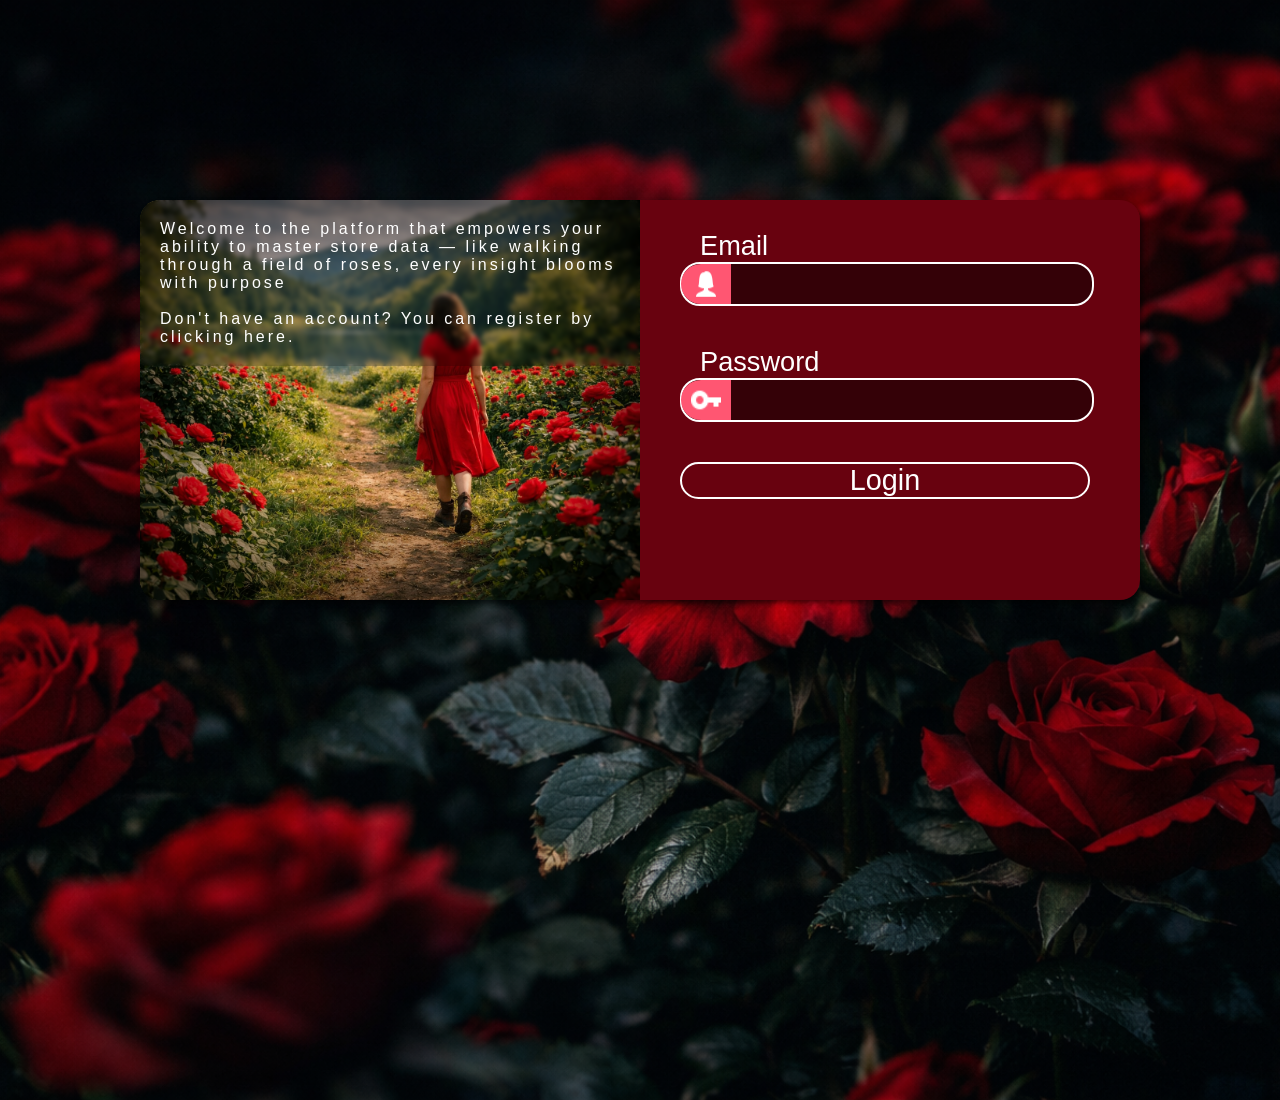
<file: src/frontend/choices/index.html>
<!DOCTYPE html>
<html lang="en">
<head>
    <meta charset="UTF-8">
    <meta name="viewport" content="width=device-width, initial-scale=1.0">
    <link href = "style.css" rel = "stylesheet">
    <link href = "../general/style.css" rel = "stylesheet">
    <link href = "../general/header.css" rel = "stylesheet">
    <title>Choices SF64</title>
</head>
<body>
    <section id = "modal-cont">
        <div id = "close"></div>
        <form id = "new-store-form" method = "post">
            <label>Company name</label>
            <br>
            <input type = "text" name = "company" id = "icompany">
            <input type = "submit" name = "create-store" id = 'icreate' value = "CREATE">
            <p id = "err-msg"></p>
        </form>
    </section>
    <header>
        <div id = "logo-space">
            <div id = "logo">
            </div>
            <div id = "title">
                <h1>STORE FLOW 64</h1>
            </div>
        </div>
        <div id = "access-contact">
            <div id = "github" onclick = "go_to('https://github.com/ErickDevPereira/Store-Flow-64')">
                <div id = "github-simbol">
                </div>
                <p>source code</p>
            </div>
            <div id = "ld"  onclick = "go_to('https://www.linkedin.com/in/erick-dev-pereira/')">
                <div id = "ld-simbol">
                </div>
                <p>my Linkedin</p>
            </div>
    </header>
    <main>
        <div id = "btf-img">
            <div id = "presentation">
                <h1>Let the data drive your business</h1>
            </div>
        </div>
        <section id = "stores-place">
            <div class = "store" id = "adder">
                <h2>add a new store</h2>
                <div id = "shop-img"></div>
            </div>
        </section>
    </main>
    <!--If the .js file has import or export, I should use type = "module", otherwise, I don't need it-->
    <script src = "listenner.js" type = "module"></script>
    <script src = "start_script.js" type = "module"></script>
    <script src = "../general/utils.js" type = "module"></script>
</body>
</html>
</file>
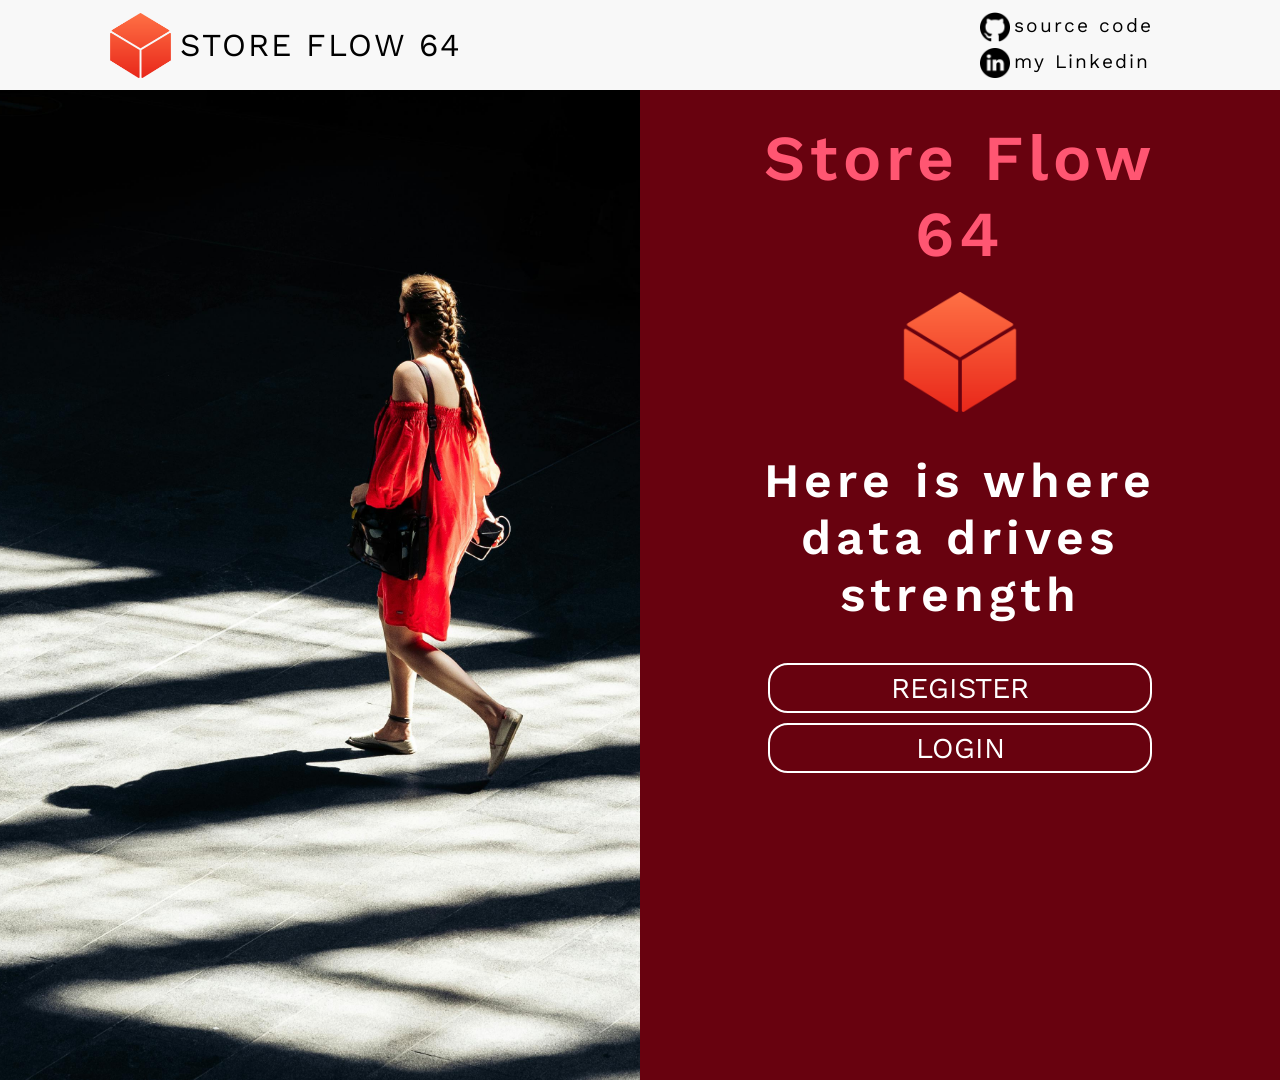
<file: src/frontend/home/index.html>
<!DOCTYPE html>
<html lang="en">
<head>
    <meta charset="UTF-8">
    <meta name="viewport" content="width=device-width, initial-scale=1.0">
    <title>Home SF64</title>
    <link href = "../general/style.css" rel = "stylesheet">
    <link href = "style.css" rel = "stylesheet">
    <link href = "../general/header.css" rel = "stylesheet">
    <style>
        @import url('https://fonts.googleapis.com/css2?family=Work+Sans:ital,wght@0,100..900;1,100..900&display=swap');
    </style>
</head>
<body onresize = "correctTogleMenuBug()">
    <header>
        <div id = "logo-space">
            <div id = "logo">
            </div>
            <div id = "title">
                <h1>STORE FLOW 64</h1>
            </div>
        </div>
        <div id = "access-contact">
            <div id = "github" onclick = "go_to('https://github.com/ErickDevPereira/Store-Flow-64')">
                <div id = "github-simbol">
                </div>
                <p>source code</p>
            </div>
            <div id = "ld"  onclick = "go_to('https://www.linkedin.com/in/erick-dev-pereira/')">
                <div id = "ld-simbol">
                </div>
                <p>my Linkedin</p>
            </div>
    </header>
    <main>
        <section id = "first_contact">
            <div id = "as_bcgrd">
            </div>
            <section id = "forms_area">
                <div id = "welcome_msg">
                    Store Flow 64
                </div>
                <div id = "big_logo" class = "size_logo">
                </div>
                <div id = "msg">
                    Here is where data drives strength
                </div>
                <div id = "but-container">
                    <button id = "i_reg" class = "but but_col_effect" onclick = "go_to('../register/index.html')">REGISTER</button>
                    <br>
                    <button id = "i_log" class = "but but_col_effect" onclick = "go_to('../login/index.html')">LOGIN</button>
                </div>
            </section>
        </section>
    </main>
    <script src = "interaction.js">
    </script>
    <script src = "../general/utils.js" type = "module">
    </script>
</body>
</html>
</file>
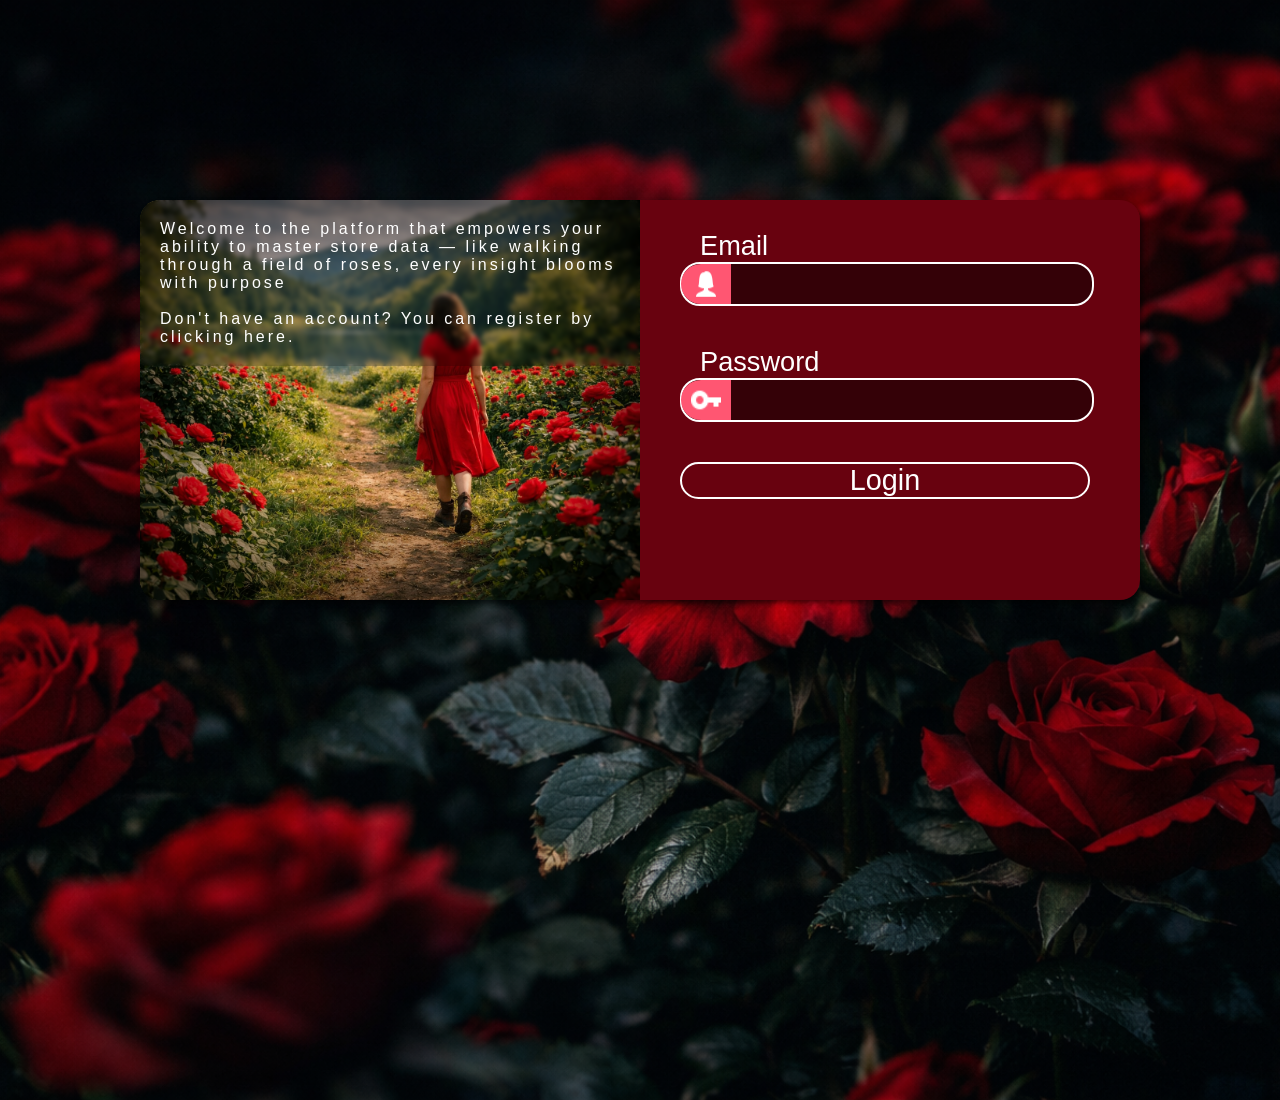
<file: src/frontend/login/index.html>
<!DOCTYPE html>
<html lang="en">
<head>
    <meta charset="UTF-8">
    <meta name="viewport" content="width=device-width, initial-scale=1.0">
    <title>Login SF64</title>
    <link href = "../general/style.css" rel = "stylesheet">
    <link href = "style.css" rel = "stylesheet">
</head>
<body>
    <main>
        <section id = "ilustration">
            <p>Welcome to the platform that empowers your ability to master store data — like walking through a field of roses, every insight blooms with purpose
            <br><br>
            Don't have an account? You can register by <a href = "../register/index.html" target = "_blank" class = "simple-anchor">clicking here</a>.
            </p>
        </section>
        <section id = "login">
            <form style = "width: 100%;" method = "POST">
                <div class = "login-field">
                    <label for = "iemail">Email</label>
                    <div id="email">
                        <input type = "email" id = "iemail" name = "nemail">
                        <div class="login-img" id = "user">
                        </div>
                    </div>
                </div>
                <div class = "login-field">
                    <label for = "ipw">Password</label>
                    <div id="pw">
                        <input type = "password" id = "ipw" name = "password" required>
                        <div class="login-img" id = "key">
                        </div>
                    </div>
                </div>
                <input type = "submit" value = "Login" class = "but_col_effect" id = "login-but" required>
            </form>
            <div id = "err-msg" style = "display: none;">
                <h1>Attention:</h1>
                <p></p>
            </div>
        </section>
    </main>
    <script src = "listener.js" type = "module">
    </script>
</body>
</html>
</file>
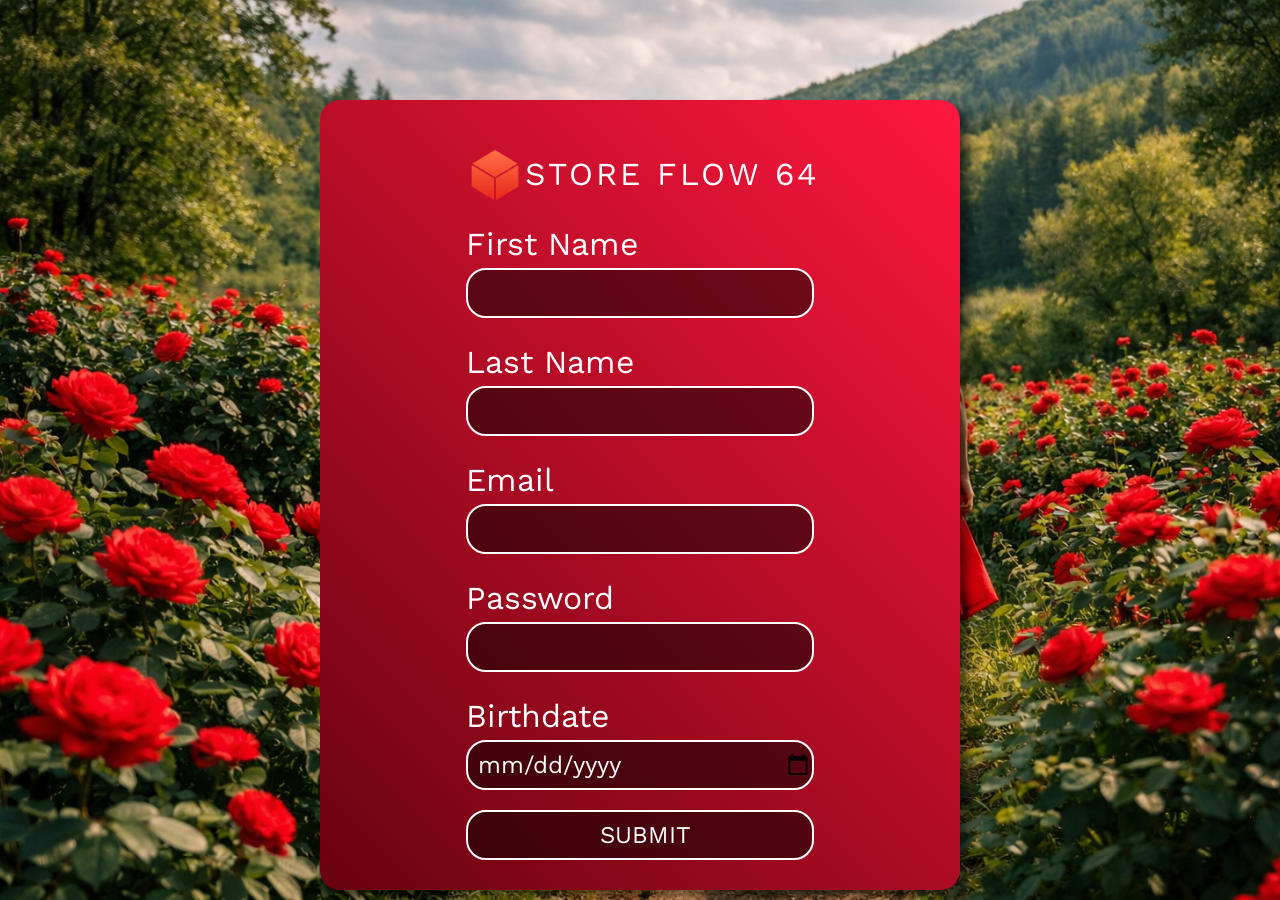
<file: src/frontend/register/index.html>
<!DOCTYPE html>
<html lang="en">
<head>
    <meta charset="UTF-8">
    <meta name="viewport" content="width=device-width, initial-scale=1.0">
    <title>Register SF64</title>
    <link href = "../general/style.css" rel = "stylesheet">
    <link href = "style.css" rel = "stylesheet">
    <link href="https://cdn.jsdelivr.net/npm/bootstrap@5.3.8/dist/css/bootstrap.min.css" rel="stylesheet" integrity="sha384-sRIl4kxILFvY47J16cr9ZwB07vP4J8+LH7qKQnuqkuIAvNWLzeN8tE5YBujZqJLB" crossorigin="anonymous">
    <script src="https://cdn.jsdelivr.net/npm/bootstrap@5.3.8/dist/js/bootstrap.bundle.min.js" integrity="sha384-FKyoEForCGlyvwx9Hj09JcYn3nv7wiPVlz7YYwJrWVcXK/BmnVDxM+D2scQbITxI" crossorigin="anonymous"></script>
    <style>
        @import url('https://fonts.googleapis.com/css2?family=Work+Sans:ital,wght@0,100..900;1,100..900&display=swap');
    </style>
</head>
<body>
    <main id = "reg_region" class = "dim_togler">
        <div id = "logo-container">
            <div id = "logo">
            </div>
            <div id = "title-conts">
                <a href = "../home/index.html" class="simple-anchor">STORE FLOW 64</a>
            </div>
        </div>
        <form>
            <div class = "field">
                <label for = "ifname">First Name</label>
                <br>
                <input type = "text" id = "ifname" name = "fname" required>
            </div>
            <div class = "field pos_field">
                <label for = "ilname">Last Name</label>
                <br>
                <input type = "text" id = "ilname" name = "lname" required>
            </div>
            <div class = "field pos_field">
                <label for = "iemail">Email</label>
                <br>
                <input type = "email" id = "iemail" name = "email" required>
            </div>
            <div class = "field pos_field">
                <label for = "ipw">Password</label>
                <br>
                <input type = "password" id = "ipw" name = "pw" required>
            </div>
            <div class = "field pos_field">
                <label for = "ibtd">Birthdate</label>
                <br>
                <input type = "date" id = "ibtd" name = "btd" required>
            </div>
            <div class = "field pos_field">
                <input type = "submit" class = "but_col_effect" value = "SUBMIT">
            </div>
        </form>
        <div style="display: none;" class="alert alert-warning alert-dismissible fade show" role="alert" id = "fading-msg">
            <strong style = 'color: rgb(0, 0, 0)'>Attention:</strong><p></p>
        </div>
    </main>
    <script src = "listener.js" type="module">
    </script>
</body>
</html>
</file>
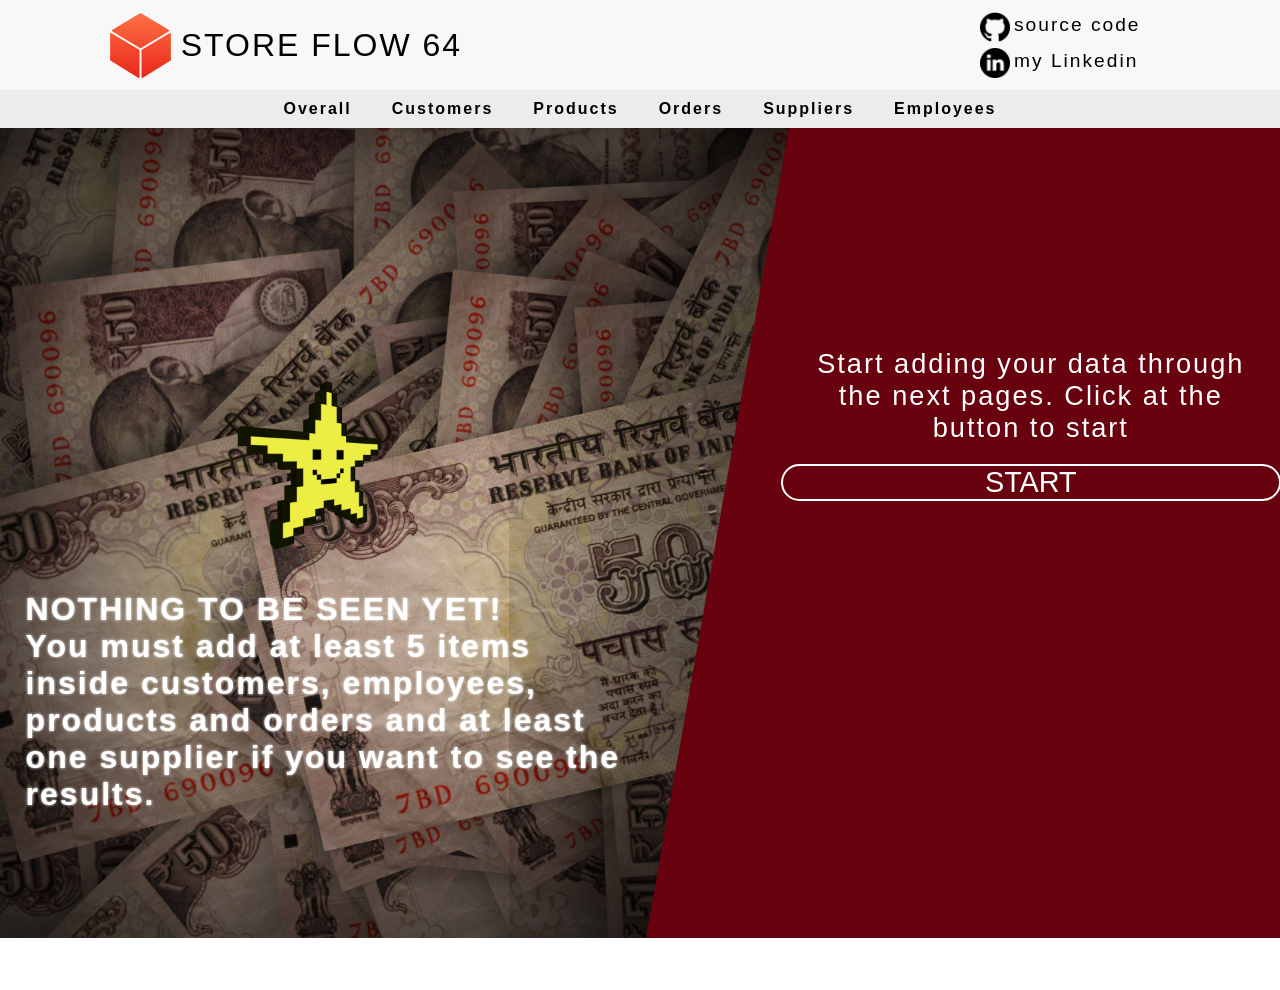
<file: src/frontend/inner_pages/overall/index.html>
<!DOCTYPE html>
<html lang="en">
<head>
    <meta charset="UTF-8">
    <meta name="viewport" content="width=device-width, initial-scale=1.0">
    <title>Store Flow 64</title>
    <link href = "../../general/header.css" rel = "stylesheet">
    <link href = "../../general/style.css" rel = "stylesheet">
    <link href = "../hamburguer-code/style.css" rel = "stylesheet">
    <link href = "../standard_starting_model/style.css" rel = "stylesheet">
    <style>
        @media (max-width: 720px) {
            #side-info {
                top: 400px !important;
            }
        }
    </style>
</head>
<body onresize = "correctDisplayBug()">
    <header>
        <div id = "logo-space">
            <div id = "logo">
            </div>
            <div id = "title">
                <h1>STORE FLOW 64</h1>
            </div>
        </div>
        <div id = "access-contact">
            <div id = "github" onclick = "go_to('https://github.com/ErickDevPereira/Store-Flow-64')">
                <div id = "github-simbol">
                </div>
                <p>source code</p>
            </div>
            <div id = "ld"  onclick = "go_to('https://www.linkedin.com/in/erick-dev-pereira/')">
                <div id = "ld-simbol">
                </div>
                <p>my Linkedin</p>
            </div>
        </div>
    </header>
    <nav class = "adjust_with_header hamburguer_container">
        <div id = "hamb-but" onclick = "viewOpt()">
        </div>
        <ul id = "hamburguer-opt">
            <li onclick = "transportWithData('./index.html')"><a href = "#">Overall</a></li>
            <li onclick = "transportWithData('../customers/index.html')"><a href = "#">Customers</a></li>
            <li onclick = "transportWithData('../products/index.html')"><a href = "#">Products</a></li>
            <li onclick = "transportWithData('../orders/index.html')"><a href = "#">Orders</a></li>
            <li onclick = "transportWithData('../suppliers/index.html')"><a href = "#">Suppliers</a></li>
            <li onclick = "transportWithData('../employees/index.html')"><a href = "#">Employees</a></li>
        </ul>
    </nav>
    <main id = "not-full-data">
        <section id = "support">
            <div id = "gif">
            </div>
            <div id = 'support-txt'>
                <p>
                    NOTHING TO BE SEEN YET!
                    <br>
                    You must add at least 5 items inside customers, employees, products and orders and at least one supplier if you want to see the results.
                </p>
            </div>
        </section>
        <section id = "side_section">
        </section>
        <div id="side-info">
            <p>
                Start adding your data through the next pages. Click at the button to start
            </p>
            <button id = "iadd" class = "but but_col_effect" onclick = "transportWithData('../products/index.html')">START</button>
        </div>
    </main>
    <script src = "../../general/utils.js" type = "module"></script>
    <script src = "../standard_starting_model/start_script.js" type = "module"></script>
    <script src = "../hamburguer-code/interact.js"></script>
</body>
</html>
</file>
<file: src/frontend/choices/style.css>
section#modal-cont {
    position: fixed;
    width: 500px;
    height: 400px;
    background-color: rgb(245, 245, 245);
    top: 50%;
    left: 50%;
    z-index: 1000;
    transform: translateX(-50%) translateY(-50%);
    border-radius: 20px;
    display: none;
}

#err-msg {
    text-align: center;
    padding: 5px;
    font-size: 1.5em;
    color: var(--red_col);
    font-weight: bold;
}

main {
    transition: filter 0.3s linear;
    background-color: rgb(230, 230, 230);
}

section#modal-cont #close {
    position: absolute;
    top: 18px;
    right: 18px;
    background-image: url('../imgs/cross.png');
    width: 20px;
    height: 20px;
    background-position: center;
    background-size: 100% 100%;
    opacity: 0.6;
    cursor: pointer;
}

section#modal-cont #close:hover {
    opacity: 1.0;
}

div#btf-img {
    position: relative;
    width: 100%;
    height: 200px;
    background-position: bottom;
    background-repeat: no-repeat;
    background-size: cover;
    background-image: url("../imgs/top-background.png");
}

div#presentation {
    position: absolute;
    width: 100%;
    background-color: #ff656541;
    backdrop-filter: blur(5px);
    padding-top: 10px;
    padding-bottom: 10px;
    bottom: 0px;
}

div#presentation h1 {
    color: white;
    letter-spacing: 2px;
    text-align: center;
    text-shadow: 0px 0px 4px white;
}

.pattern-background {
    background-color: rgb(150, 150, 150);
}

section {
    margin: auto;
}

#new-store-form {
    width: 300px;
    margin: auto;
    margin-top: 100px;
}

#new-store-form > input[type="text"] {
    width: 300px;
    height: 50px;
    border-radius: 10px;
    border-style: solid;
    border-color: gray;
    font-size: 1.7em;
    padding-left: 10px;
    margin-top: 15px;
}

#new-store-form > input[type="submit"] {
    background-color: #31ff9f;
    width: 100px;
    height: 50px;
    border-radius: 10px;
    border-style: solid;
    border-color: gray;
    font-size: 1.3em;
    cursor: pointer;
    margin-top: 15px;
    margin-left: 35%;
    transition: background-color 0.5s;
}

#new-store-form > input[type="submit"]:hover {
    background-color: #00f080;
}

#new-store-form label {
    font-size: 1.5em;
    padding-left: 60px;
}

section#stores-place {
    margin-top: 20px;
    width: 90%;
    min-height: 80vh;
    display: grid;
    grid-template-columns: 1fr 1fr 1fr 1fr 1fr;
    gap: 10px;
}

.store {
    width: 300px;
    height: 300px;
    background-image: linear-gradient(45deg, #c72727, var(--red_col));
    border-radius: 10px;
    box-shadow: 2px 2px 5px rgba(0, 0, 0, 0.219);
    cursor: pointer;
    transition: transform 1.0s, background-image 1.0s, width 1.0s, height 1.0s;
    color: white;
    padding: 20px;
}

.store p {
    padding: 5px;
    font-size: 1.1em;
}

.store h2 {
    padding: 5px;
    font-size: 1.6em;
}

.store hr {
    border-color: white;
    border-style: solid;
}

.store:hover {
    width: 250px;
    height: 250px;
    transform: translateX(30px) translateY(30px);
    background-image: linear-gradient(45deg, var(--red_col), #c72727);
}

#adder #shop-img {
    position: absolute;
    background-image: url("../imgs/shopping-cart.png");
    background-position: center;
    width:150px;
    height: 150px;
    background-size: 100% 100%;
    top: 50%;
    left: 50%;
    transform: translateX(-50%) translateY(-40%);
}

#adder h2 {
    text-align: center;
    padding: 20px;
    color: black;
    font-weight: bold;
}

#adder {
    position: relative;
    background-image: linear-gradient(45deg, #31ff9f, rgb(0, 206, 0));
}

#adder:hover {
    width: 250px;
    height: 250px;
    transform: translateX(30px) translateY(30px);
    background-image: linear-gradient(45deg,  rgb(0, 206, 0), #31ff9f);
}

@media (max-width: 1700px) {
    section#stores-place {
    grid-template-columns: 1fr 1fr 1fr 1fr;
    }
}

@media (max-width: 1420px) {
    section#stores-place {
    grid-template-columns: 1fr 1fr 1fr;
    }
}

@media (max-width: 1100px) {
    section#stores-place {
    grid-template-columns: 1fr 1fr;
    }
    
}

@media (max-width: 720px) {

    div#presentation h1 {
        font-size: 1.5em;
    }

    section#stores-place {
        width: 100%;
        grid-template-columns: 1fr;
    }

    .store {
        width: 80%;
        margin: auto;
    }

    .store:hover {
        width: 70%;
        height: 250px;
        transform: translateX(0px) translateY(0px);
    }

    #adder {
        width: 80%;
        margin: auto;
    }

    #adder:hover {
        width: 70%;
        transform: translateX(0px) translateY(0px);
        background-image: linear-gradient(45deg,  rgb(0, 206, 0), #31ff9f);
    }

}

@media (max-width: 520px) {
    section#modal-cont {
    width: 100%;
    border-radius: 0px;
    }

    #new-store-form > input[type="text"] {
    width: 250px;
    border-radius: 5px;
    margin-left: 5%;
    }
}
</file>
<file: src/frontend/general/style.css>
:root {
    --dark_col: #030303;
    --dark_red_col: #68020F;
    --red_col: #ff5672;
    --light_color: #F8F8F8;
    --half_transparent_col: rgba(0, 0, 0, 0.5);
}

div#fading-msg {
    background-color: rgb(136,231,136);
    margin-top: 20px;
    margin-bottom: 20px;
    border-color: rgb(74, 187, 74);
} /*The fading-msg id will be present in multiple .html files and they share the same visual affects for this box*/

div#fading-msg p {
    color: rgb(0, 83, 0);
}

body {
    min-height: 100vh;
}

* {
    margin: 0px;
    padding: 0px;
    font-family: "Work Sans", sans-serif;
    font-weight: 400;
}

.but_col_effect {
    border-radius: 20px 20px 20px 20px;
    transition: background-color 1.0s;
    font-size: 1.8em;
    color: white;
    background-color: var(--dark_red_col);
    border-style: solid;
    border-color: white;
    border-width: 2px;
}

.but_col_effect:hover {
    cursor: pointer;
    background-color: var(--red_col);
    border-color: var(--red_col);
    box-shadow: 2px 2px 5px rgba(0, 0, 0, 0.5);
}

a.simple-anchor {
    text-decoration: none;
    color:white;
}
</file>
<file: src/frontend/general/header.css>
main {
    width: 100%;
    margin-top: 80px;
}

.adjust_with_header {
    margin-top: 90px;
}

header {
    z-index: 999;
    position: fixed;
    top: 0px;
    display: flex;
    flex-direction: row;
    justify-content: space-between;
    align-items: center;
    height: 90px; /*Same as the margin-top of the adjust_with_header*/
    width: 100%;
    background-color: #F8F8F8;
}

div#logo-space {
    height: 100%;
    display: flex;
    flex-direction: row;
    justify-content: space-evenly;
    align-items: center;
    width: 370px;
    margin-left: 100px;
    letter-spacing: 2px;
}

div#logo {
    background-image: url("../imgs/cube.png");
    background-position: center;
    background-size: 100% 100%;
    width: 65px;
    height: 65px;
}

div#access-contact {
    display:flex;
    margin-right: 100px;
    width: 200px;
    flex-direction: column;
    justify-content: space-evenly;
    height: 80px;
}

div#access-contact p {
    transform: translateX(4px) translateY(2px);
    font-size: 1.2em;
    letter-spacing: 2px;
}

div#access-contact > div {
    display: flex;
    flex-direction: row;
    cursor: pointer;
}

div#github-simbol {
    background-image: url("../imgs/github.png");
    background-position: center;
    background-size: 100% 100%;
    width: 30px;
    height: 30px;
}

div#ld-simbol {
    background-image: url("../imgs/ld.png");
    background-position: center;
    background-size: 100% 100%;
    width: 30px;
    height: 30px;
}

@media (max-width: 780px) {

    .adjust_with_header {
        margin-top: 0px;
    }

    header {
        position: static;
        top: 0px;
        display: block;
        height: 60px;
        width: 100%;
        background-color: #F8F8F8;
    }

    div#logo-space {
        height: 100%;
        display: flex;
        flex-direction: row;
        justify-content: space-between;
        align-items: center;
        width: 300px;
        margin: auto;
    }

    div#logo-space h1 {
        font-size: 1.7em;
    }

    div#logo {
        background-image: url("../imgs/cube.png");
        background-position: center;
        background-size: 100% 100%;
        width: 45px;
        height: 45px;
    }

    div#access-contact {
        display:none;
    }

    main {
        margin-top: 0px;
    }
}
</file>
<file: src/frontend/home/style.css>
div.menu-togler {
    display: none;
}

div#big_logo {
    background-image: url("../imgs/cube.png");
    background-position: center;
    background-size: 100% 100%;
    margin: auto;
    margin-top: 20px;
}

div#hamburger-but {
    width: 100%;
    height: 50px;
    background-image: url("../imgs/menu.png");
    background-size: 30px 30px;
    background-repeat: no-repeat;
    background-position: center;
}

div#hamburger-but:hover {
    background-color: #ebebeb;
    cursor: pointer;
}

div#title-conts {
    float: right;
    font-size: 2.3em;
}

div#msg {
    color: white;
}

div#but-container {
    width: 60%;
    margin: auto;
    margin-top: 30px;
}

button.but {
    height: 50px;
    width: 100%;
    margin-top: 10px;
}

@media (max-width: 429px) {

    header nav > ul > li > a {
        margin-left: 40%;
    }

    header nav > ul > li:hover {
        background-color: #ebebeb;
        cursor: pointer;
    }

    div#logo-container {
        padding-top: 20px;
        padding-left: 10px;
        letter-spacing: 3px;
        width: 300px;
        height: 50px;
        margin: auto;
    }

    div#title-conts {
        float: right;
        font-size: 1.5em;
    }

    header nav > ul {
        display: none;
    }

    div.menu-togler {
        display: block;
    }

    section#first_contact {
        width: 100%;
        height: 900px;
    }

    div#as_bcgrd {
        display: none;
    }

    section#forms_area {
        height: 100%;
        width: 100%;
        background-color: var(--dark_red_col);
    }

    div.size_logo {
        width: 80px;
        height: 80px;
    }

    div#welcome_msg {
        color: var(--red_col);
        width: 90%;
        margin: auto;
        padding-top: 40px;
        font-size: 2.5em;
        text-align: center;
        font-weight: 600;
        letter-spacing: 5px;
    }

    div#msg {
        color: white;
        width: 90%;
        margin: auto;
        padding-top: 40px;
        font-size: 1.5em;
        text-align: center;
        font-weight: 600;
        letter-spacing: 5px;
    }
}

@media (max-width: 1000px) and (min-width: 430px) {

    div#logo-container {
        padding-top: 20px;
        padding-left: 30px;
        letter-spacing: 3px;
        width: 400px;
        height: 70px;
        float: none;
    }

    div#as_bcgrd {
        width: 30%;
        height: 100%;
        background-image: url("../imgs/background.jpg");
        background-position: right;
        background-size: cover;
        float: right;
    }

    section#forms_area {
        width: 70%;
        height: 100%;
        background-color: var(--dark_red_col);
        float: left;
    }

    section#first_contact {
        width: 100%;
        height: 1000px;
    }

    header nav {
        float: none;
    }

    header nav > ul {
        padding-left: 30px;
        margin-top: 0px;
        padding-bottom: 10px;
    }

    header nav > ul > li {
        display: inline-block;
        width: 100px;
    }

    header nav > ul > li > a:hover {
        color: rgb(143, 143, 143);
    }

    div.size_logo {
        width: 100px;
        height: 100px;
    }

    div#welcome_msg {
        color: var(--red_col);
        width: 90%;
        margin: auto;
        padding-top: 40px;
        font-size: 3em;
        text-align: center;
        font-weight: 600;
        letter-spacing: 5px;
    }

    div#msg {
        color: white;
        width: 90%;
        margin: auto;
        padding-top: 40px;
        font-size: 2em;
        text-align: center;
        font-weight: 600;
        letter-spacing: 5px;
    }
}

@media (min-width: 1000px) {

    div#logo-container {
        padding-top: 20px;
        padding-left: 30px;
        letter-spacing: 3px;
        width: 400px;
        height: 70px;
        float: left;
    }

    div#title-conts {
        float: right;
        font-size: 2.3em;
    }

    div#as_bcgrd {
        width: 50%;
        height: 100%;
        background-image: url("../imgs/background.jpg");
        background-position: right;
        background-size: cover;
        float: left;
    }

    section#forms_area {
        width: 50%;
        height: 100%;
        background-color: var(--dark_red_col);
        float: right;
    }

    section#first_contact {
        width: 100%;
        height: 1000px;
    }

    header nav {
        float: right;
    }

    header nav > ul {
        padding-right: 30px;
        margin-top: 20%;
    }

    header nav > ul > li {
        display: inline-block;
        width: 100px;
    }

    header nav > ul > li > a:hover {
        color: rgb(143, 143, 143);
    }

    div.size_logo {
        width: 120px;
        height: 120px;
    }

    div#welcome_msg {
        color: var(--red_col);
        width: 70%;
        margin: auto;
        padding-top: 40px;
        font-size: 4em;
        text-align: center;
        font-weight: 600;
        letter-spacing: 5px;
    }

    div#msg {
        color: white;
        width: 70%;
        margin: auto;
        padding-top: 40px;
        font-size: 3em;
        text-align: center;
        font-weight: 600;
        letter-spacing: 5px;
    }
}
</file>
<file: src/frontend/login/style.css>
body {
    background-image: url("../imgs/dark-background.png");
    background-position: center;
    background-size: cover;
    background-repeat: no-repeat;
}

main > section > p {
    color: white;
    padding: 20px;
    letter-spacing: 3px;
    background-color: rgba(0, 0, 0, 0.2);
    backdrop-filter: blur(2px);
}

label {
    color: white;
    font-size: 1.7em;
    padding-left: 20px;
}

div#err-msg h1 {
    font-size: 1em;
    font-weight: bold;
}

div#err-msg {
    color: rgba(255, 255, 255, 0.616);
    width: 80%;
    height: 45px;
    padding: 10px;
    background-color: var(--red_col);
    border-width: 2px;
    border-color: darkred;
    border-style: solid;
    margin: auto;
    margin-top: 10px;
    border-radius: 10px 10px 10px 10px;
}

div.login-img {
    width: 50px;
    height: 40px;
    background-color: var(--red_col);
    transform: translateX(1px) translateY(-42px);
    border-radius: 20px 0px 0px 20px;
}

div#key {
    background-image: url("../imgs/icons8-key-24.png");
    background-size: 60% 80%;
    background-position: center;
    background-repeat: no-repeat;
}

div#user {
    background-image: url("../imgs/icons8-user-30.png");
    background-size: 60% 80%;
    background-position: center;
    background-repeat: no-repeat;
}

div.login-field {
    width: 100%;
    margin-left: 40px;
}

@media (max-width: 500px) {

    #login-but {
        width: 50%;
        margin-left: 70px;
    }

    main {
        margin: auto;
        min-width: 320px;
        height: 400px;
        overflow: hidden;
    }

    section#ilustration {
        display: none;
    }

    section#login {
        padding-top: 30px;
        background-color: var(--dark_red_col);
        float: none;
        width: 100%;
        height: 100%;
    }

    div.login-field input {
        width: 50%;
        padding-left: 60px;
        height: 40px;
        background-color: var(--half_transparent_col);
        border-radius: 20px 20px 20px 20px;
        border-color: white;
        border-style: solid;
        border-width: 2px;
        color: white;
        font-size: 1.5em;
    }
}

@media (min-width: 500px) and (max-width: 1000px) {

    #login-but {
        width: 82%;
        margin-left: 40px;
    }

    main {
        margin: auto;
        width: 500px;
        height: 400px;
        margin-top: 200px;
        box-shadow: 3px 3px 5px rgba(0, 0, 0, 0.527);
        border-radius: 20px 20px 20px 20px;
        overflow: hidden;
    }

    section#ilustration {
        display: none;
    }

    section#login {
        padding-top: 30px;
        background-color: var(--dark_red_col);
        float: none;
        width: 100%;
        height: 100%;
    }

    div.login-field input {
        width: 70%;
        padding-left: 60px;
        height: 40px;
        background-color: var(--half_transparent_col);
        border-radius: 20px 20px 20px 20px;
        border-color: white;
        border-style: solid;
        border-width: 2px;
        color: white;
        font-size: 1.5em;
    }
}

@media (min-width: 1000px) {

    input[type = "submit"]#login-but {
        width: 82%;
        margin-left: 40px;
    }

    main {
        margin: auto;
        width: 1000px;
        height: 400px;
        box-shadow: 3px 3px 5px rgba(0, 0, 0, 0.527);
        border-radius: 20px 20px 20px 20px;
        overflow: hidden;
        margin-top: 200px;
    }

    section#ilustration {
        background-image: url("../imgs/background-roses.png");
        background-position: right;
        background-size: cover;
        float: left;
        width: 50%;
        height: 100%;
        box-shadow: inset 0px 0px 150px black;
    }

    section#login {
        padding-top: 30px;
        background-color: var(--dark_red_col);
        float: right;
        width: 50%;
        height: 100%;
    }

    div.login-field input {
        width: 70%;
        padding-left: 60px;
        height: 40px;
        background-color: var(--half_transparent_col);
        border-radius: 20px 20px 20px 20px;
        border-color: white;
        border-style: solid;
        border-width: 2px;
        color: white;
        font-size: 1.5em;
    }
}
</file>
<file: src/frontend/register/style.css>
div#logo {
    background-image: url("../imgs/cube.png");
    background-size: 100% 100%;
    background-position: center;
    width: 50px;
    height: 50px;
    float: left;
    transform: translateX(0px) translateY(0px);
}

@media (max-width: 800px) {

    div#title-conts {
        float: right;
        font-size: 1.5em;
    }

    div#logo-container {
        padding-top: 20px;
        padding-left: 10px;
        letter-spacing: 3px;
        width: 300px;
        height: 50px;
        margin: auto;
        margin-bottom: 40px;
    }

    body {
        background-image: url("../imgs/background-roses.png");
        background-position: center;
        background-repeat: no-repeat;
        background-size: cover;
        padding-top: 0px;
    }

    main#reg_region {
        background-color: var(--dark_red_col);
        background-image: linear-gradient(45deg, var(--dark_red_col), #ff173e);
        margin: auto;
        color: white;
        padding: 30px;
        box-shadow: 8px 8px 10px var(--half_transparent_col);
    }

    main.dim_togler {
        width: 100%;
    }

    div.field {
        width: 80%;
        margin: auto;
    }

    div.field > input {
        width: 100%;
        height: 40px;
        border-radius: 20px 20px 20px 20px;
        border-color: white;
        border-style: solid;
        border-width: 2px;
        background-color: var(--half_transparent_col);
        color: white;
        padding-left: 10px;
        font-size: 1.2em;
    }

    div.field > label {
        font-size: 1.5em;
    }
}

@media (min-width: 800px) {

    div#title-conts {
        float: right;
        font-size: 2em;
    }

    div#logo-container {
        padding-top: 20px;
        padding-left: 10px;
        letter-spacing: 3px;
        width: 360px;
        height: 50px;
        margin: auto;
        margin-bottom: 40px;
    }

    body {
        background-image: url("../imgs/background-roses.png");
        background-position: center;
        background-repeat: no-repeat;
        background-size: cover;
        padding-top: 100px;
    }

    main#reg_region {
        background-color: var(--dark_red_col);
        background-image: linear-gradient(45deg, var(--dark_red_col), #ff173e);
        margin: auto;
        color: white;
        padding: 30px;
        border-radius: 20px 20px 20px 20px;
        box-shadow: 8px 8px 10px var(--half_transparent_col);
    }

    main.dim_togler {
        width: 50%;
    }

    div.field {
        width: 60%;
        margin: auto;
    }

    div.field > input {
        width: 100%;
        height: 50px;
        border-radius: 20px 20px 20px 20px;
        border-color: white;
        border-style: solid;
        border-width: 2px;
        background-color: var(--half_transparent_col);
        color: white;
        padding-left: 10px;
        font-size: 1.5em;
    }

    div.field > label {
        font-size: 2em;
    }
}

div.pos_field {
    margin-top: 20px; /*Comes after the margin: auto in order to avoid reset*/
}
</file>
<file: src/frontend/inner_pages/hamburguer-code/style.css>
nav.hamburguer_container ul {
    display: flex;
    flex-direction: row;
    justify-content: center;
    align-items: center;
    background-color: rgb(236, 236, 236);
    list-style-type: none;
}

nav.hamburguer_container ul > li {
    padding-top: 10px;
    padding-bottom: 10px;
    padding-right: 20px;
    padding-left: 20px;
    transition: background-color 0.5s;
}

nav.hamburguer_container ul > li:hover {
    background-color: rgb(212, 212, 212);
    cursor: pointer;
}

nav.hamburguer_container ul > li > a {
    text-decoration: none;
    color: rgb(0, 0, 0);
    font-weight: bold;
    letter-spacing: 2px;
}

nav.hamburguer_container #hamb-but {
    height: 50px;
    background-color: rgb(236, 236, 236);
    display: none;
    background-image: url("hamburguer.png");
    background-position: center;
    background-size: 40px 40px;
    background-repeat: no-repeat;
}

@media (max-width: 750px) {

    nav.hamburguer_container #hamb-but {
        display: block;
        transition: background-color 0.5s;
    }

    nav.hamburguer_container #hamb-but:hover {
        background-color: rgb(212, 212, 212);
        cursor: pointer;
    }

    nav.hamburguer_container li {
        width: 100%;
        text-align: center;
    }
}
</file>
<file: src/frontend/inner_pages/standard_starting_model/style.css>
main#not-full-data {
    position: relative;
    width: 100%;
    height: 90vh;
    background-image: url("../../imgs/inner-background.jpg");
    background-position: right;
    background-size: cover;
    box-shadow: inset 0px 0px 0px 0px black;
    margin: 0px;
    overflow: hidden;
    transition: box-shadow 4.0s;
}

section#side_section {
    position: absolute;
    top: 0px;
    left: 70%;
    width: 100vw;
    height: 200vh;
    background-color: var(--dark_red_col);
    transition: rotate 2.0s, left 2.0s, box-shadow 4.0s;
}

div#gif {
    float: left;
    background-image: url("./star.gif");
    background-size: 100% 100%;
    width: 200px;
    height: 200px;
}

div#support-txt {
    float: right;
    width: 600px;
    height: 200px;
}

div#support-txt > p {
    z-index: 999;
    text-shadow: 0px 0px 3px white;
    font-weight: bold;
    letter-spacing: 2px;
    font-size: 2.0em;
    color: white;
    margin-top: 20px;
}

section#support {
    opacity: 0;
    z-index: 99999;
    position: absolute;
    width: 800px;
    height: 300px;
    top: 30%;
    left: 5%;
    transition: opacity 2.0s;
}

div#side-info {
    position: relative;
    top:200px;
    left: 61vw;
    width: 500px;
    opacity: 0;
    transition: opacity 2.0s ease 1.0s;
}

button#iadd {
    width: 200px;
    width: 100%;
}

div#side-info p {
    color: white;
    font-size: 1.7em;
    padding: 20px;
    letter-spacing: 2px;
    text-align: center;
}

@media (max-width: 1600px) {
    div#support-txt {
        float: none;
    }

    div#gif {
        float: none;
        margin: auto;
    }

    section#support {
        height: 600px;
        width: 600px;
        left: 2%;
    }

}

@media (max-width: 1200px) {
    div#support-txt {
        float: none;
        width: 100%;
        height: auto;
    }

    div#gif {
        float: none;
        margin: auto;
        width: 150px;
        height: 150px;
    }

    section#support {
        position: static;
        height: auto;
        width: 100%;
        left: 2%;
        top: 5%;
    }

    section#side_section {
        position: static;
        width: 100vw;
        height: 200vh;
        box-shadow: 0px 0px 10px black !important;
        background-color: rgba(0, 0, 0, 0.432);
        backdrop-filter: blur(2px);
        rotate: 0deg !important;
    }

    div#support-txt > p {
        font-size: 1.3em;
        padding: 20px;
    }

    div#side-info {
        position: absolute;
        top: 300px;
        left: 5vw;
        width: 90%;
        opacity: 0;
    }

    div#side-info p {
        font-size: 1.3em;
    }

    div#side-info button {
        width: 50%;
        margin-left: 20%;
    }
}

@media (max-width: 720px) {
    div#side-info {
        top: 350px;
        font-size: 1.0em;
    }

    div#side-info button {
        width: 100%;
        margin-left: 0%;
    }

    main#not-full-data {
        height: 130vh;
    }
}

/*

The following HTML code is the basis of the standard inner pages when we don't have enough data.

    <main id = "not-full-data">
        <section id = "support">
            <div id = "gif">
            </div>
            <div id = 'support-txt'>
                <p>
                    Lorem ipsum, dolor sit amet consectetur adipisicing elit.
                </p>
            </div>
        </section>
        <section id = "side_section">
        </section>
        <div id="side-info">
            <p>
                Lorem ipsum, dolor sit amet consectetur adipisicing elit. Aperiam molestias fuga libero consectetur? Voluptates ducimus, dolorum tenetur animi corrupti eum dignissimos eveniet expedita beatae natus accusamus optio quisquam minus recusandae?
            </p>
            <button id = "iadd" class = "but but_col_effect">ADD</button>
        </div>
    </main>
*/
</file>
